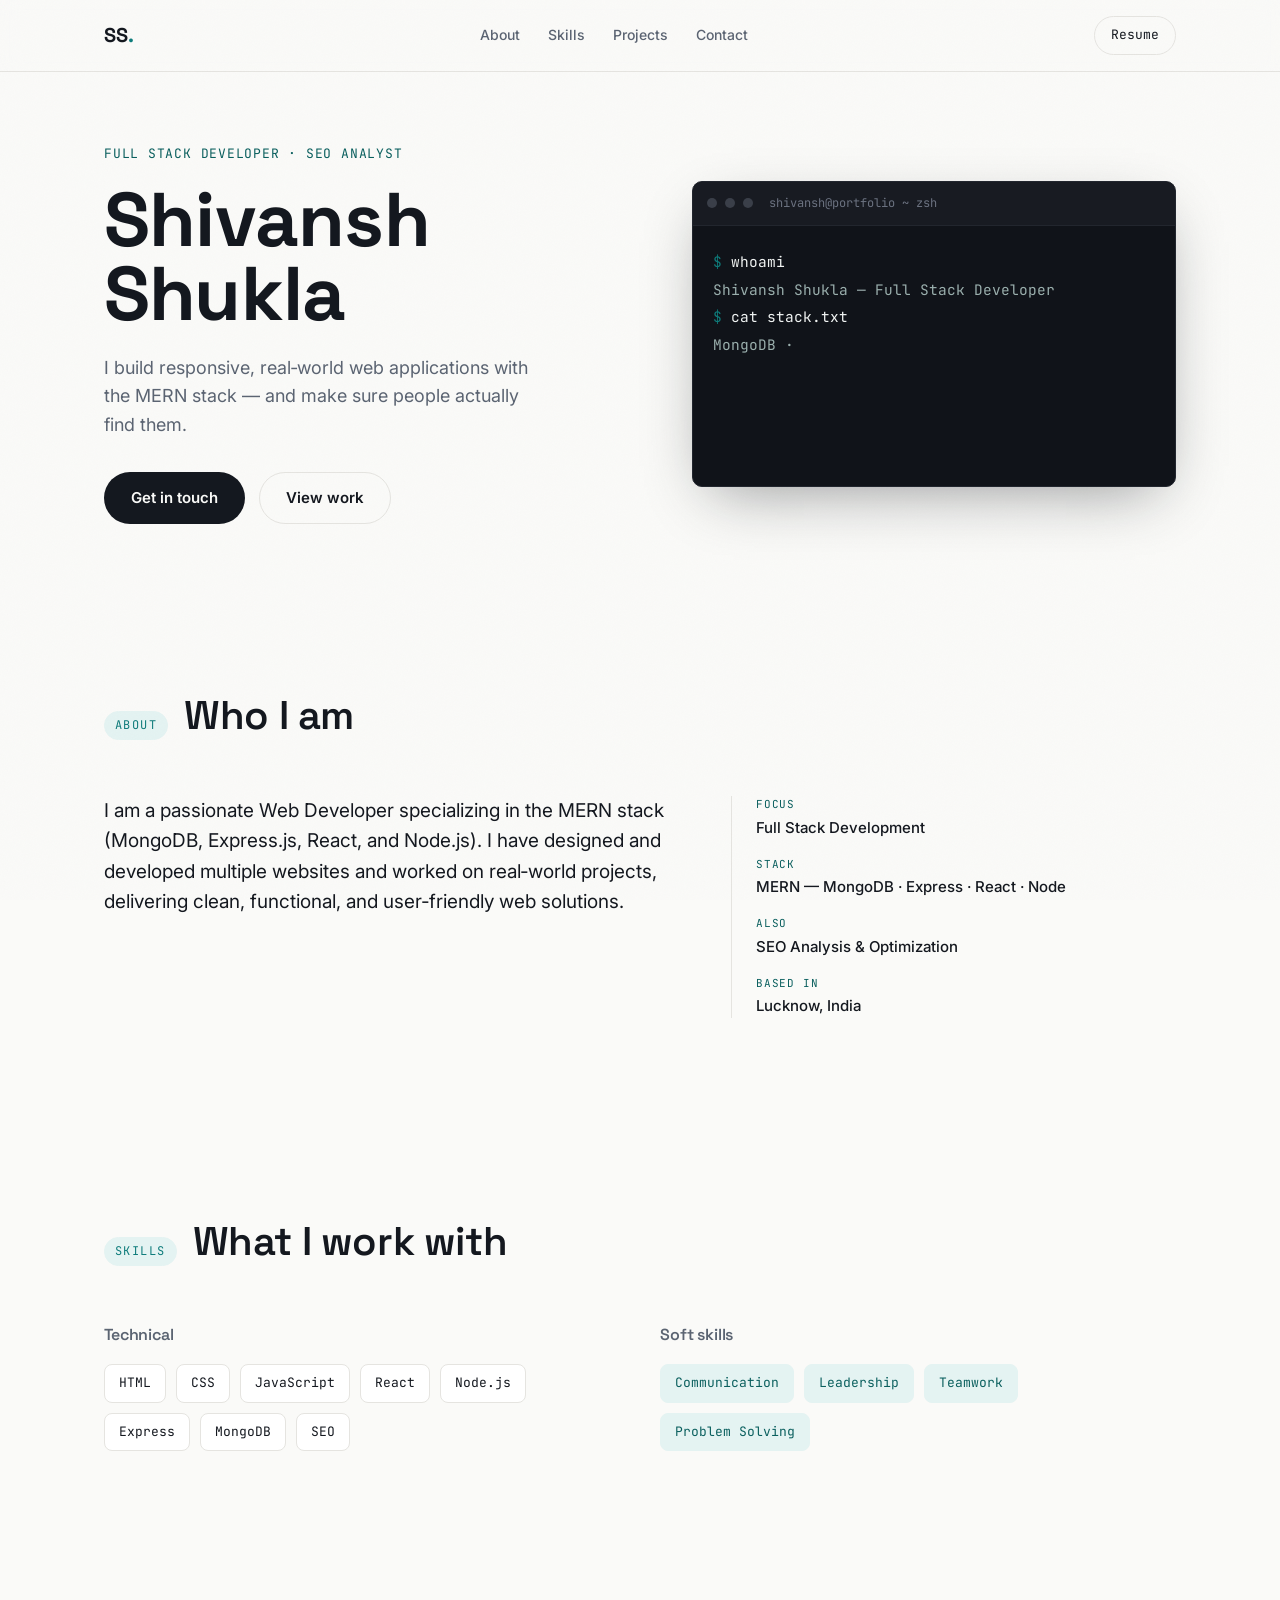
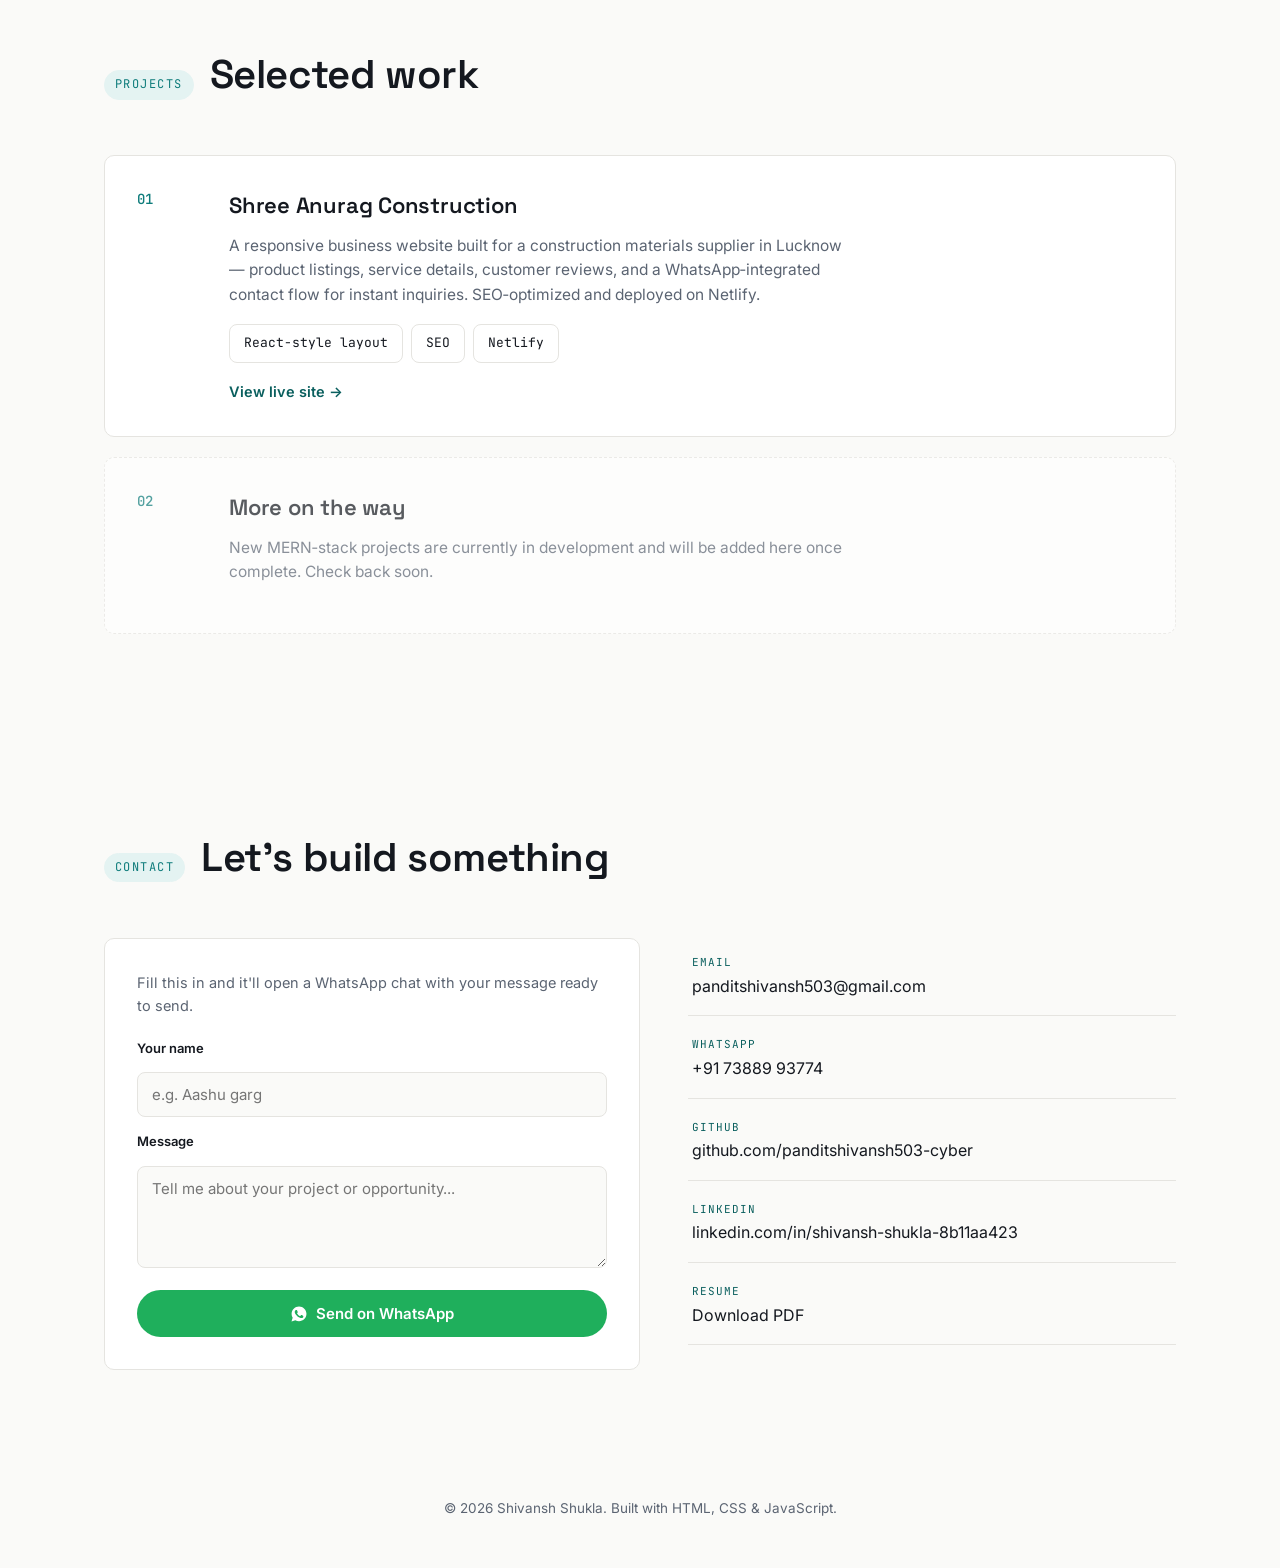
<file: index.html>
<!DOCTYPE html>
<html lang="en">
<head>
<meta charset="UTF-8">
<meta name="viewport" content="width=device-width, initial-scale=1.0">
<title>Shivansh Shukla — PORTFOLIO</title>
<meta name="description" content="Shivansh Shukla — Full Stack Developer (MERN) & SEO Analyst. Portfolio, projects, and contact.">


<meta name="description" content="Shivansh Shukla is a Full Stack MERN Developer and SEO Analyst from India. Explore my portfolio, web development projects, skills, and contact information.">

<meta name="keywords" content="Shivansh Shukla, Full Stack Developer, MERN Developer, React Developer, Node.js, MongoDB, JavaScript, Web Developer India, SEO Analyst, Portfolio">

<meta name="author" content="Shivansh Shukla">
<meta name="robots" content="index, follow">
<meta name="theme-color" content="#0f172a">
<meta property="og:title" content="Shivansh Shukla | Full Stack MERN Developer">
<meta property="og:description" content="Portfolio of Shivansh Shukla - MERN Stack Developer and SEO Analyst. Explore projects, skills, and contact information.">
<meta property="og:type" content="website">
<meta property="og:url" content="https://shivansh-portfolio-tau.vercel.app/">
<meta name="twitter:card" content="summary">

<meta name="twitter:title" content="Shivansh Shukla | Full Stack MERN Developer">
<meta name="twitter:description" content="Portfolio of Shivansh Shukla - MERN Stack Developer and SEO Analyst. Explore projects, skills, and contact information.">

<meta name="google-site-verification" content="_di1eoeOcIjma9c_oCelId9YglmXnjubDmamlNjn5QQ" />
<link rel="canonical" href="https://shivansh-portfolio-tau.vercel.app/">
<link rel="preconnect" href="https://fonts.googleapis.com">
<link href="https://fonts.googleapis.com/css2?family=Space+Grotesk:wght@400;500;600;700&family=Inter:wght@400;500;600&family=JetBrains+Mono:wght@400;500&display=swap" rel="stylesheet">
<link rel="stylesheet" href="style.css">

<script type="application/ld+json">
{
  "@context": "https://schema.org",
  "@type": "Person",
  "name": "Shivansh Shukla",
  "url": "https://shivansh-portfolio-tau.vercel.app/",
  "jobTitle": "Full Stack MERN Developer",
  "description": "Full Stack MERN Developer and SEO Analyst",
  "email": "mailto:panditshivansh503@gmail.com",
  "telephone": "+917388993774",
  "sameAs": [
    "https://github.com/panditshivansh503-cyber",
    "https://www.linkedin.com/in/shivansh-shukla-8b11aa423"
  ]
}
</script>

</head>
<body>

<div class="noise-overlay"></div>
<!-- NAV -->
<header class="nav" id="top">
  <div class="nav-inner">
    <a href="#top" class="nav-logo">SS<span class="dot">.</span></a>
    <nav class="nav-links">
      <a href="#about">About</a>
      <a href="#skills">Skills</a>
      <a href="#projects">Projects</a>
      <a href="#contact">Contact</a>
    </nav>
    <a href="assets/Shivansh_Shukla_Resume.pdf" download class="nav-cta">Resume</a>
    <button class="nav-toggle" id="navToggle" aria-label="Toggle menu">
      <span></span><span></span><span></span>
    </button>
  </div>
  <nav class="nav-mobile" id="navMobile">
    <a href="#about">About</a>
    <a href="#skills">Skills</a>
    <a href="#projects">Projects</a>
    <a href="#contact">Contact</a>
    <a href="assets/Shivansh_Shukla_Resume.pdf" download>Resume</a>
  </nav>
</header>

<main>

  <!-- HERO -->
  <section class="hero">
    <div class="hero-grid">
      <div class="hero-copy">
        <p class="eyebrow">Full Stack Developer · SEO Analyst</p>
        <h1>Shivansh<br>Shukla</h1>
        <p class="hero-sub">I build responsive, real‑world web applications with the MERN stack — and make sure people actually find them.</p>
        <div class="hero-actions">
          <a href="#contact" class="btn btn-primary">Get in touch</a>
          <a href="#projects" class="btn btn-ghost">View work</a>
        </div>
      </div>

      <div class="hero-terminal" aria-hidden="false">
        <div class="terminal-window">
          <div class="terminal-bar">
            <span class="tdot"></span><span class="tdot"></span><span class="tdot"></span>
            <span class="terminal-title">shivansh@portfolio ~ zsh</span>
          </div>
          <div class="terminal-body" id="terminalBody"></div>
        </div>
      </div>
    </div>
  </section>

  <!-- ABOUT -->
  <section class="about" id="about">
    <div class="section-head">
      <span class="section-tag">About</span>
      <h2>Who I am</h2>
    </div>
    <div class="about-grid">
      <p class="about-text">
        I am a passionate Web Developer specializing in the MERN stack (MongoDB, Express.js, React, and Node.js). I have designed and developed multiple websites and worked on real‑world projects, delivering clean, functional, and user‑friendly web solutions.
      </p>
      <ul class="about-facts">
        <li><span class="fact-label">Focus</span><span>Full Stack Development</span></li>
        <li><span class="fact-label">Stack</span><span>MERN — MongoDB · Express · React · Node</span></li>
        <li><span class="fact-label">Also</span><span>SEO Analysis &amp; Optimization</span></li>
        <li><span class="fact-label">Based in</span><span>Lucknow, India</span></li>
      </ul>
    </div>
  </section>

  <!-- SKILLS -->
  <section class="skills" id="skills">
    <div class="section-head">
      <span class="section-tag">Skills</span>
      <h2>What I work with</h2>
    </div>

    <div class="skills-columns">
      <div class="skill-block">
        <h3>Technical</h3>
        <div class="tag-row">
          <span class="tag">HTML</span>
          <span class="tag">CSS</span>
          <span class="tag">JavaScript</span>
          <span class="tag">React</span>
          <span class="tag">Node.js</span>
          <span class="tag">Express</span>
          <span class="tag">MongoDB</span>
          <span class="tag">SEO</span>
        </div>
      </div>
      <div class="skill-block">
        <h3>Soft skills</h3>
        <div class="tag-row">
          <span class="tag tag-alt">Communication</span>
          <span class="tag tag-alt">Leadership</span>
          <span class="tag tag-alt">Teamwork</span>
          <span class="tag tag-alt">Problem&nbsp;Solving</span>
        </div>
      </div>
    </div>
  </section>

  <!-- PROJECTS -->
  <section class="projects" id="projects">
    <div class="section-head">
      <span class="section-tag">Projects</span>
      <h2>Selected work</h2>
    </div>

    <div class="project-list">
      <article class="project-card">
        <div class="project-index">01</div>
        <div class="project-body">
          <h3>Shree Anurag Construction</h3>
          <p>A responsive business website built for a construction materials supplier in Lucknow — product listings, service details, customer reviews, and a WhatsApp‑integrated contact flow for instant inquiries. SEO‑optimized and deployed on Netlify.</p>
          <div class="project-meta">
            <span class="tag">React‑style layout</span>
            <span class="tag">SEO</span>
            <span class="tag">Netlify</span>
          </div>
          <a href="https://shreeanuragconstruction.netlify.app/" target="_blank" rel="noopener" class="project-link">View live site →</a>
        </div>
      </article>

      <article class="project-card project-card-pending">
        <div class="project-index">02</div>
        <div class="project-body">
          <h3>More on the way</h3>
          <p>New MERN‑stack projects are currently in development and will be added here once complete. Check back soon.</p>
        </div>
      </article>
    </div>
  </section>

  <!-- CONTACT -->
  <section class="contact" id="contact">
    <div class="section-head">
      <span class="section-tag">Contact</span>
      <h2>Let's build something</h2>
    </div>

    <div class="contact-grid">
      <form class="whatsapp-form" id="whatsappForm">
        <p class="form-lede">Fill this in and it'll open a WhatsApp chat with your message ready to send.</p>

        <label for="waName">Your name</label>
        <input type="text" id="waName" name="waName" placeholder="e.g. Aashu garg " required>

        <label for="waMessage">Message</label>
        <textarea id="waMessage" name="waMessage" rows="4" placeholder="Tell me about your project or opportunity..." required></textarea>

        <button type="submit" class="btn btn-primary btn-wide">
          <svg class="wa-icon" viewBox="0 0 24 24" fill="currentColor" aria-hidden="true"><path d="M12.04 2C6.58 2 2.13 6.45 2.13 11.91c0 1.87.5 3.62 1.44 5.15L2 22l5.13-1.55a9.87 9.87 0 0 0 4.91 1.29h.01c5.46 0 9.91-4.45 9.91-9.91C21.96 6.45 17.5 2 12.04 2Zm5.8 14.06c-.24.68-1.4 1.3-1.93 1.38-.5.08-1.12.11-1.8-.11-.42-.13-.96-.31-1.65-.6-2.9-1.25-4.79-4.16-4.93-4.35-.14-.19-1.18-1.57-1.18-3 0-1.42.75-2.12 1.02-2.41.27-.29.58-.36.78-.36.19 0 .39 0 .56.01.18.01.42-.07.66.5.24.58.82 2 .89 2.15.07.14.11.31.02.5-.09.19-.14.31-.28.48-.14.16-.29.36-.42.49-.14.14-.28.29-.12.56.16.28.72 1.19 1.55 1.93 1.07.95 1.97 1.24 2.25 1.38.28.14.44.11.6-.07.16-.18.7-.81.89-1.09.19-.28.37-.23.62-.14.25.09 1.6.75 1.87.89.28.14.46.21.53.33.07.13.07.72-.17 1.4Z"/></svg>
          <span id="waBtnText">Send on WhatsApp</span>
        </button>
      </form>

      <div class="contact-side">
        <a class="contact-line" href="mailto:panditshivansh503@gmail.com">
          <span class="contact-label">Email</span>
          <span>panditshivansh503@gmail.com</span>
        </a>
        <a class="contact-line" href="https://wa.me/917388993774" target="_blank" rel="noopener">
          <span class="contact-label">WhatsApp</span>
          <span>+91 73889 93774</span>
        </a>
        <a class="contact-line" href="https://github.com/panditshivansh503-cyber" target="_blank" rel="noopener">
          <span class="contact-label">GitHub</span>
          <span>github.com/panditshivansh503-cyber</span>
        </a>
        <a class="contact-line" href="https://www.linkedin.com/in/shivansh-shukla-8b11aa423" target="_blank" rel="noopener">
          <span class="contact-label">LinkedIn</span>
          <span>linkedin.com/in/shivansh-shukla-8b11aa423</span>
        </a>
        <a class="contact-line" href="assets/Shivansh_Shukla_Resume.pdf" download>
          <span class="contact-label">Resume</span>
          <span>Download PDF</span>
        </a>
      </div>
    </div>
  </section>

</main>

<footer class="footer">
  <p>© <span id="year"></span> Shivansh Shukla. Built with HTML, CSS &amp; JavaScript.</p>
</footer>

<script src="script.js"></script>
</body>
</html>
</file>
<file: style.css>
/* ============================================
   TOKENS
   ============================================ */
:root {
  --bg: #FAFAF8;
  --surface: #FFFFFF;
  --ink: #14181F;
  --muted: #5B6472;
  --accent: #0E7C7B;
  --accent-ink: #0A5F5E;
  --accent-soft: #E4F3F2;
  --border: #E5E4E0;
  --radius: 10px;

  --font-display: 'Space Grotesk', sans-serif;
  --font-body: 'Inter', sans-serif;
  --font-mono: 'JetBrains Mono', monospace;

  --max: 1120px;
}

@media (prefers-color-scheme: dark) {
  /* Intentionally kept light — clean/minimal brief. */
}

* { box-sizing: border-box; }
html { scroll-behavior: smooth; }

body {
  margin: 0;
  background: var(--bg);
  color: var(--ink);
  font-family: var(--font-body);
  line-height: 1.6;
  -webkit-font-smoothing: antialiased;
}

@media (prefers-reduced-motion: reduce) {
  html { scroll-behavior: auto; }
  * { animation-duration: 0.01ms !important; transition-duration: 0.01ms !important; }
}

.noise-overlay {
  position: fixed; inset: 0; pointer-events: none; z-index: 999;
  opacity: 0.025; mix-blend-mode: multiply;
  background-image: url("data:image/svg+xml,%3Csvg xmlns='http://www.w3.org/2000/svg' width='100' height='100'%3E%3Cfilter id='n'%3E%3CfeTurbulence type='fractalNoise' baseFrequency='0.9' numOctaves='2' stitchTiles='stitch'/%3E%3C/filter%3E%3Crect width='100%25' height='100%25' filter='url(%23n)'/%3E%3C/svg%3E");
}

a { color: inherit; text-decoration: none; }
h1, h2, h3 { font-family: var(--font-display); margin: 0; letter-spacing: -0.01em; }
p { margin: 0; }
ul { margin: 0; padding: 0; list-style: none; }

section { padding: 96px 24px; max-width: var(--max); margin: 0 auto; }

.section-head { display: flex; align-items: baseline; gap: 16px; margin-bottom: 48px; flex-wrap: wrap; }
.section-tag {
  font-family: var(--font-mono); font-size: 12px; letter-spacing: 0.12em; text-transform: uppercase;
  color: var(--accent); border: 1px solid var(--accent-soft); background: var(--accent-soft);
  padding: 4px 10px; border-radius: 999px; white-space: nowrap;
}
.section-head h2 { font-size: clamp(28px, 3.4vw, 40px); font-weight: 600; }

/* ============================================
   BUTTONS
   ============================================ */
.btn {
  display: inline-flex; align-items: center; justify-content: center; gap: 8px;
  padding: 13px 26px; border-radius: 999px; font-family: var(--font-body); font-weight: 600;
  font-size: 15px; border: 1px solid transparent; cursor: pointer; transition: transform .15s ease, background .2s ease, color .2s ease, border-color .2s ease;
}
.btn:focus-visible { outline: 2px solid var(--accent); outline-offset: 3px; }
.btn-primary { background: var(--ink); color: var(--bg); }
.btn-primary:hover { background: var(--accent-ink); transform: translateY(-1px); }
.btn-ghost { background: transparent; color: var(--ink); border-color: var(--border); }
.btn-ghost:hover { border-color: var(--ink); transform: translateY(-1px); }
.btn-wide { width: 100%; }
.wa-icon { width: 18px; height: 18px; }

/* ============================================
   NAV
   ============================================ */
.nav {
  position: sticky; top: 0; z-index: 100; background: rgba(250,250,248,0.86);
  backdrop-filter: blur(10px); border-bottom: 1px solid var(--border);
}
.nav-inner {
  max-width: var(--max); margin: 0 auto; padding: 16px 24px;
  display: flex; align-items: center; justify-content: space-between;
}
.nav-logo { font-family: var(--font-display); font-weight: 700; font-size: 20px; }
.nav-logo .dot { color: var(--accent); }
.nav-links { display: flex; gap: 28px; font-size: 14px; font-weight: 500; }
.nav-links a { color: var(--muted); transition: color .15s ease; }
.nav-links a:hover { color: var(--ink); }
.nav-cta {
  font-family: var(--font-mono); font-size: 13px; border: 1px solid var(--border);
  padding: 8px 16px; border-radius: 999px; transition: border-color .15s ease, color .15s ease;
}
.nav-cta:hover { border-color: var(--accent); color: var(--accent-ink); }
.nav-toggle { display: none; flex-direction: column; gap: 4px; background: none; border: none; cursor: pointer; padding: 8px; }
.nav-toggle span { width: 20px; height: 2px; background: var(--ink); border-radius: 2px; }
.nav-mobile { display: none; flex-direction: column; padding: 8px 24px 20px; gap: 14px; border-top: 1px solid var(--border); }
.nav-mobile a { font-size: 15px; color: var(--muted); }
.nav-mobile.open { display: flex; }

@media (max-width: 760px) {
  .nav-links, .nav-cta { display: none; }
  .nav-toggle { display: flex; }
}

/* ============================================
   HERO + TERMINAL (signature element)
   ============================================ */
.hero { padding-top: 72px; padding-bottom: 64px; }
.hero-grid { display: grid; grid-template-columns: 1.1fr 1fr; gap: 56px; align-items: center; }

.eyebrow {
  font-family: var(--font-mono); font-size: 13px; letter-spacing: 0.06em;
  color: var(--accent-ink); margin-bottom: 18px; text-transform: uppercase;
}
.hero-copy h1 {
  font-size: clamp(44px, 7vw, 76px); font-weight: 700; line-height: 0.98; margin-bottom: 22px;
}
.hero-sub { font-size: 18px; color: var(--muted); max-width: 440px; margin-bottom: 32px; }
.hero-actions { display: flex; gap: 14px; flex-wrap: wrap; }

.terminal-window {
  background: #101319; border-radius: var(--radius); overflow: hidden;
  box-shadow: 0 20px 60px -20px rgba(16, 19, 25, 0.45);
  border: 1px solid #22262E;
}
.terminal-bar {
  display: flex; align-items: center; gap: 8px; padding: 12px 14px;
  background: #181B22; border-bottom: 1px solid #22262E;
}
.tdot { width: 10px; height: 10px; border-radius: 50%; background: #3A3F49; }
.terminal-title { margin-left: 8px; font-family: var(--font-mono); font-size: 12px; color: #6B7280; }
.terminal-body {
  font-family: var(--font-mono); font-size: 14.5px; line-height: 1.9;
  padding: 22px 20px; min-height: 260px; color: #D7E3E2;
}
.terminal-body .prompt { color: var(--accent); }
.terminal-body .cmd { color: #F2F5F4; }
.terminal-body .out { color: #9BB0AE; }
.terminal-body .cursor {
  display: inline-block; width: 8px; height: 16px; background: var(--accent);
  vertical-align: middle; animation: blink 1s step-end infinite;
}
@keyframes blink { 50% { opacity: 0; } }

@media (max-width: 900px) {
  .hero-grid { grid-template-columns: 1fr; }
}

/* ============================================
   ABOUT
   ============================================ */
.about-grid { display: grid; grid-template-columns: 1.3fr 1fr; gap: 48px; }
.about-text { font-size: 19px; color: var(--ink); max-width: 560px; }
.about-facts { display: flex; flex-direction: column; gap: 16px; border-left: 1px solid var(--border); padding-left: 24px; }
.about-facts li { display: flex; flex-direction: column; gap: 2px; }
.fact-label { font-family: var(--font-mono); font-size: 11px; text-transform: uppercase; letter-spacing: 0.08em; color: var(--accent-ink); }
.about-facts li span:last-child { font-size: 15px; color: var(--ink); font-weight: 500; }

@media (max-width: 760px) {
  .about-grid { grid-template-columns: 1fr; }
  .about-facts { border-left: none; padding-left: 0; border-top: 1px solid var(--border); padding-top: 20px; }
}

/* ============================================
   SKILLS
   ============================================ */
.skills-columns { display: grid; grid-template-columns: 1fr 1fr; gap: 40px; }
.skill-block h3 { font-size: 16px; font-weight: 600; margin-bottom: 16px; color: var(--muted); }
.tag-row { display: flex; flex-wrap: wrap; gap: 10px; }
.tag {
  font-family: var(--font-mono); font-size: 13px; padding: 8px 14px; border-radius: 8px;
  background: var(--surface); border: 1px solid var(--border); color: var(--ink);
}
.tag-alt { background: var(--accent-soft); border-color: var(--accent-soft); color: var(--accent-ink); }

@media (max-width: 700px) {
  .skills-columns { grid-template-columns: 1fr; gap: 28px; }
}

/* ============================================
   PROJECTS
   ============================================ */
.project-list { display: flex; flex-direction: column; gap: 20px; }
.project-card {
  display: grid; grid-template-columns: 72px 1fr; gap: 20px;
  background: var(--surface); border: 1px solid var(--border); border-radius: var(--radius);
  padding: 32px; transition: border-color .2s ease, transform .2s ease;
}
.project-card:hover { border-color: var(--accent); transform: translateY(-2px); }
.project-index { font-family: var(--font-mono); font-size: 14px; color: var(--accent); font-weight: 500; }
.project-body h3 { font-size: 22px; font-weight: 600; margin-bottom: 10px; }
.project-body p { color: var(--muted); font-size: 15.5px; max-width: 620px; margin-bottom: 16px; }
.project-meta { display: flex; gap: 8px; margin-bottom: 16px; flex-wrap: wrap; }
.project-link { font-weight: 600; color: var(--accent-ink); font-size: 14.5px; }
.project-link:hover { text-decoration: underline; }
.project-card-pending { opacity: 0.7; border-style: dashed; }
.project-card-pending:hover { transform: none; border-color: var(--border); }

@media (max-width: 600px) {
  .project-card { grid-template-columns: 1fr; padding: 24px; }
}

/* ============================================
   CONTACT
   ============================================ */
.contact-grid { display: grid; grid-template-columns: 1.1fr 1fr; gap: 48px; }
.whatsapp-form {
  background: var(--surface); border: 1px solid var(--border); border-radius: var(--radius);
  padding: 32px; display: flex; flex-direction: column; gap: 14px;
}
.form-lede { color: var(--muted); font-size: 14.5px; margin-bottom: 6px; }
.whatsapp-form label { font-size: 13px; font-weight: 600; color: var(--ink); }
.whatsapp-form input, .whatsapp-form textarea {
  font-family: var(--font-body); font-size: 15px; padding: 12px 14px;
  border: 1px solid var(--border); border-radius: 8px; background: var(--bg); color: var(--ink);
  resize: vertical;
}
.whatsapp-form input:focus, .whatsapp-form textarea:focus {
  outline: none; border-color: var(--accent); box-shadow: 0 0 0 3px var(--accent-soft);
}
.whatsapp-form .btn { margin-top: 8px; background: #1FAF5C; color: #fff; }
.whatsapp-form .btn:hover { background: #17924B; }

.contact-side { display: flex; flex-direction: column; gap: 4px; }
.contact-line {
  display: flex; flex-direction: column; gap: 2px; padding: 16px 4px;
  border-bottom: 1px solid var(--border); transition: padding-left .15s ease;
}
.contact-line:hover { padding-left: 10px; color: var(--accent-ink); }
.contact-label { font-family: var(--font-mono); font-size: 11px; text-transform: uppercase; letter-spacing: 0.08em; color: var(--accent-ink); }

@media (max-width: 760px) {
  .contact-grid { grid-template-columns: 1fr; }
}

/* ============================================
   FOOTER
   ============================================ */
.footer { text-align: center; padding: 32px 24px 48px; color: var(--muted); font-size: 13.5px; }
</file>
